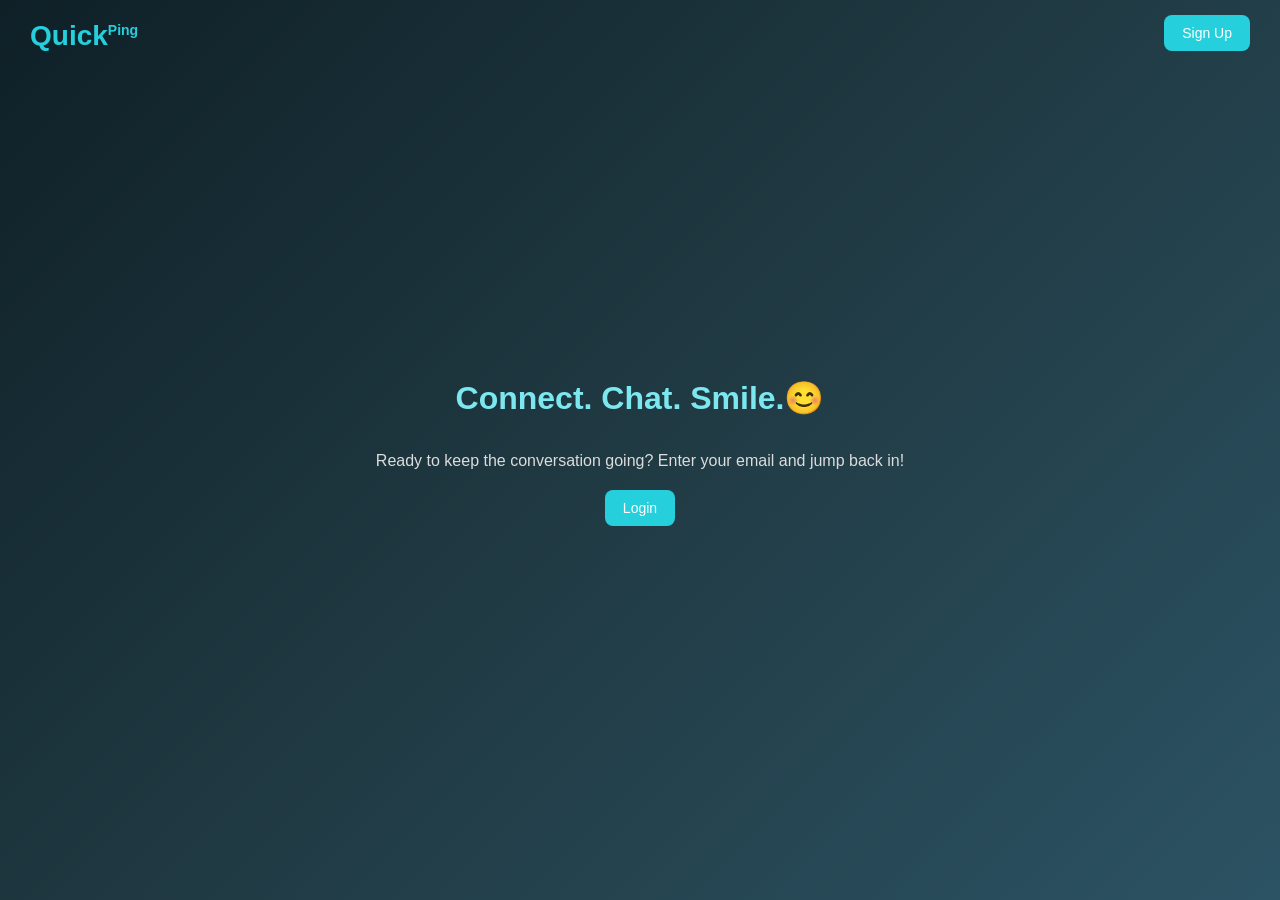
<file: .github/workflows/index.html>
<!DOCTYPE html>
<html lang="en">
<head>
    <meta charset="UTF-8">
    <meta name="viewport" content="width=device-width, initial-scale=1.0">
    <title>QuickPing</title>
    <link rel="stylesheet" href="style.css">
    <script src="script.js"></script>
    
</head>
<body>
    <h1 class="logo">Quick<sup>Ping</sup></h1>

    <div class="top-buttons">
    <a href="signup.html"><button>Sign Up</button></a>
</div>
    <h1>
        <span class="text">Connect. Chat. Smile.😊</span>
    </h1>
    <p>Ready to keep the conversation going? Enter your email and jump back in!</p>
    <a href="login.html">
    <button class="main-btn">Login</button>
</a>
</body>
</html>
</file>
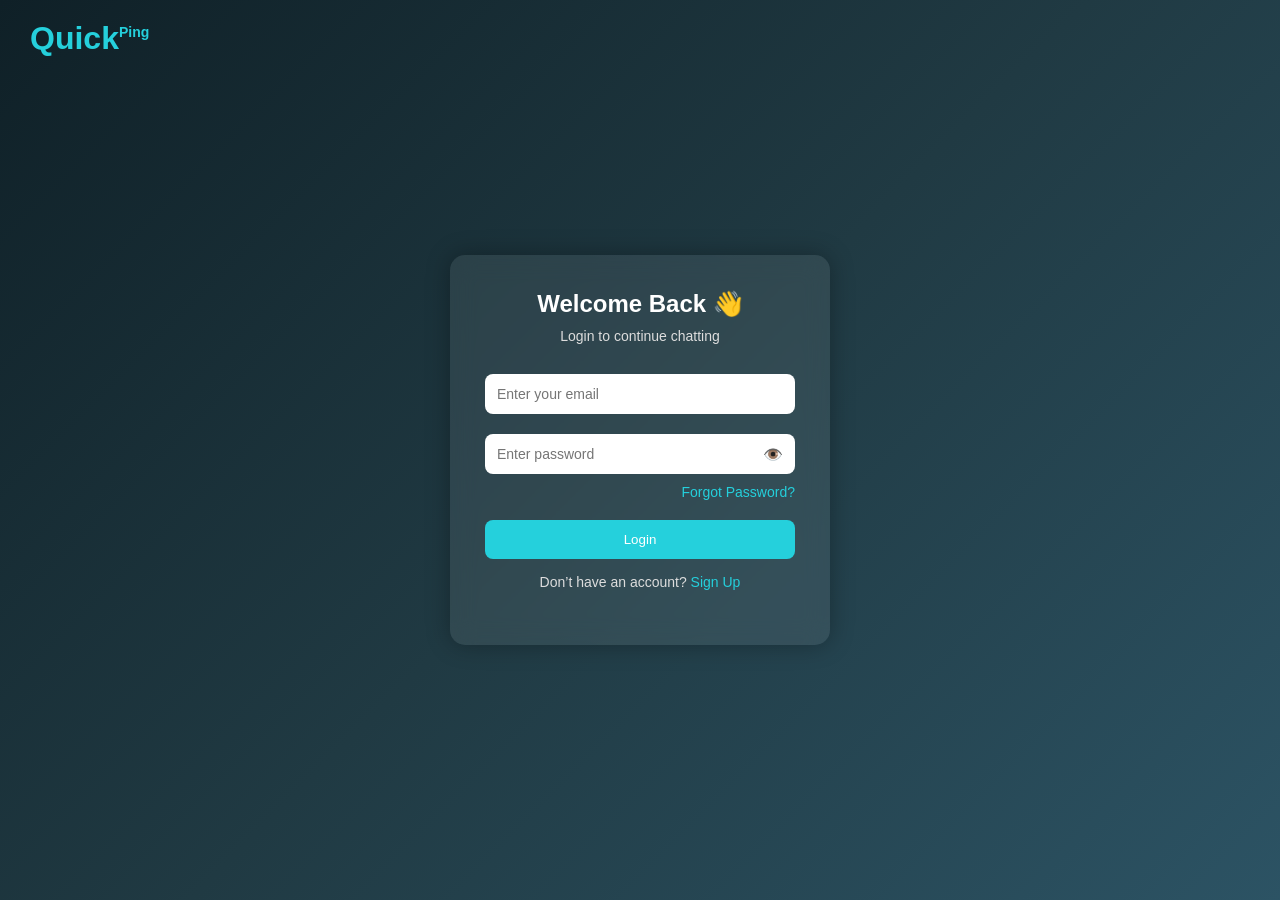
<file: .github/workflows/login.html>
<!DOCTYPE html>
<html lang="en">
<head>
    <meta charset="UTF-8">
    <title>Login - QuickPing</title>
    <link rel="stylesheet" href="login.css">
</head>
<body>

<!-- Logo -->
<h1 class="logo">Quick<sup>Ping</sup></h1>

<!-- Login Container -->
<div class="container">
    <h2>Welcome Back 👋</h2>
    <p>Login to continue chatting</p>

    <input type="email" id="email" placeholder="Enter your email">
    <div class="password-box">
    <input type="password" id="password" placeholder="Enter password">
    <span class="toggle-password">👁️</span>
</div>
    <p class="forgot">
    <a href="#">Forgot Password?</a>
</p>
    <button id="loginBtn">Login</button>

    <p class="signup-text">
        Don’t have an account? <a href="signup.html">Sign Up</a>
    </p>
</div>

<script src="login.js"></script>

</body>
</html>
</file>
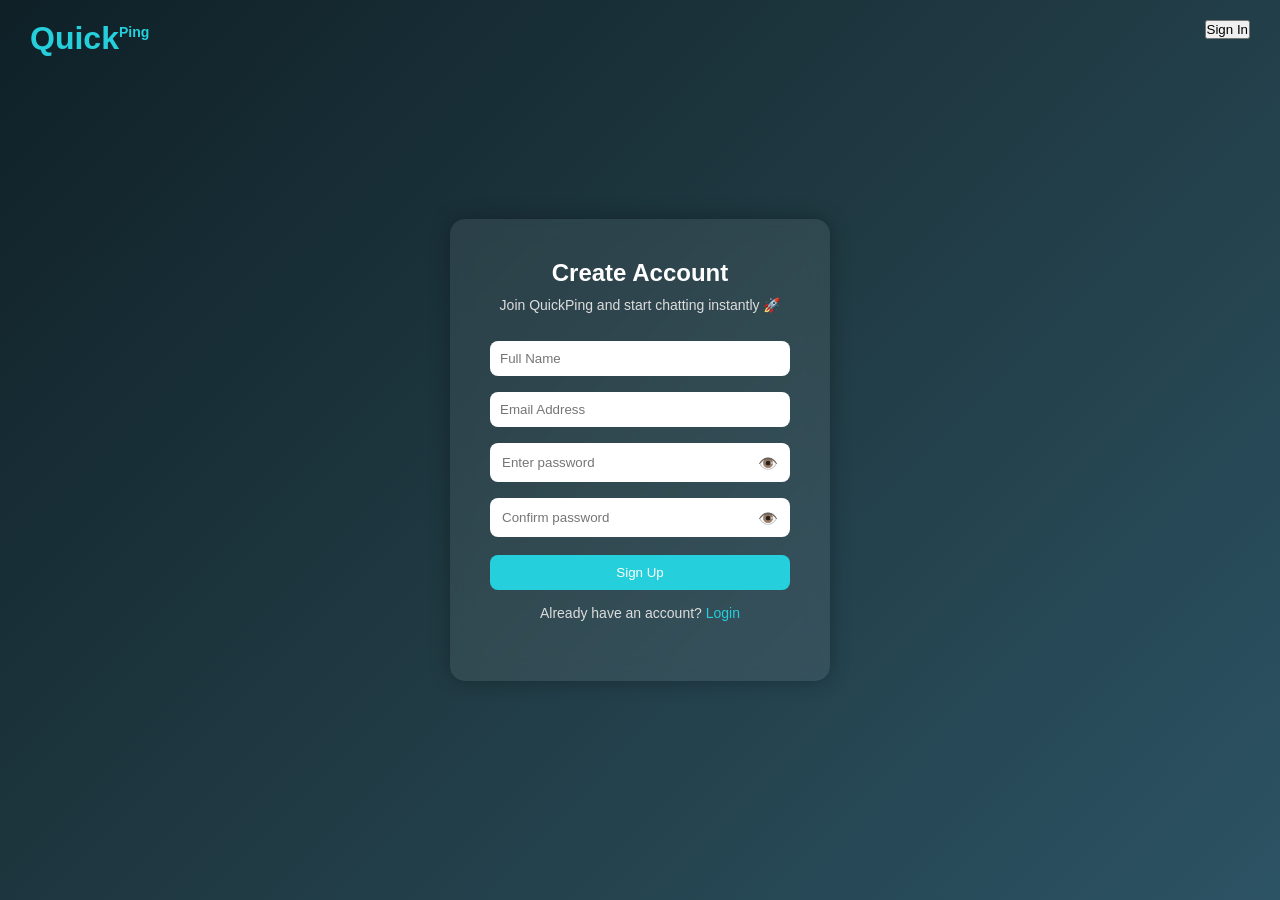
<file: .github/workflows/signup.html>
<!DOCTYPE html>
<html lang="en">
<head>
    <meta charset="UTF-8">
    <meta name="viewport" content="width=device-width, initial-scale=1.0">
    <title>QuickPing - Sign Up</title>
    <link rel="stylesheet" href="signup.css">
</head>
<body>

    <!-- Logo -->
    <h1 class="logo">Quick<sup>Ping</sup></h1>

    <!-- Sign In Button -->
    <button id="signin">Sign In</button>

    <!-- Signup Card -->
    <div class="container">
        <h2>Create Account</h2>
        <p>Join QuickPing and start chatting instantly 🚀</p>

        <input type="text" placeholder="Full Name">
        <input type="email" placeholder="Email Address">
        <div class="password-box">
    <input type="password" id="password" placeholder="Enter password">
    <span class="toggle-password">👁️</span>
</div>
        <div class="password-box">
    <input type="password" id="confirmPassword" placeholder="Confirm password">
    <span class="toggle-password">👁️</span>
</div>
        <button id="signup">Sign Up</button>

        <p class="login-text">
            Already have an account? <a href="login.html">Login</a>
        </p>
    </div>

</body>
</html>
</file>
<file: .github/workflows/style.css>
/* Reset */
* {
    margin: 0;
    padding: 0;
    box-sizing: border-box;
}

/* Body Styling */
body {
    font-family: 'Segoe UI', sans-serif;
    background: linear-gradient(135deg, #0f2027, #203a43, #2c5364);
    height: 100vh;
    display: flex;
    flex-direction: column;
    align-items: center;
    justify-content: center;
    color: white;
    text-align: center;
}
/* Logo at top-left */
.logo {
    position: absolute;
    top: 20px;
    left: 30px;
    font-size: 28px;
    color: #25d0dc;
}

/* Sup styling */
.logo sup {
    font-size: 14px;
}
/* Top Right Sign In */
#signin {
    position: absolute;
    top: 20px;
    right: 30px;
}

/* Logo / Title */
h1 {
    font-size: 40px;
    color: #25d0dc;
    margin-bottom: 10px;
}

h1 sup {
    font-size: 18px;
}

/* Tagline */
.text {
    display: block;
    font-size: 32px;
    font-weight: bold;
    color: #7ce7ef;
    margin: 5px 0;
}

/* Paragraph */
p {
    margin: 20px 0;
    font-size: 16px;
    color: #dcdcdc;
}

/* Input */
input {
    padding: 12px;
    border-radius: 8px;
    border: 1px solid #25d0dc;
    width: 260px;
    outline: none;
    margin-bottom: 15px;
    font-size: 14px;
}

/* Buttons */
button {
    background-color: #25d0dc;
    border: none;
    border-radius: 8px;
    padding: 10px 18px;
    color: white;
    font-size: 14px;
    cursor: pointer;
    transition: 0.3s;
}

/* Button Hover Effect */
button:hover {
    background-color: #1bb5bf;
    transform: scale(1.05);
}

/* Continue Button */
#continue {
    width: 260px;
}

/* Image */
img {
    margin-bottom: 15px;
}
.top-buttons {
    position: absolute;
    top: 15px;
    right: 30px;
}

.top-buttons button {
    margin-left: 10px;
}
</file>
<file: .github/workflows/login.css>
/* Reset */
* {
    margin: 0;
    padding: 0;
    box-sizing: border-box;
}

/* Body */
body {
    font-family: 'Segoe UI', sans-serif;
    background: linear-gradient(135deg, #0f2027, #203a43, #2c5364);
    height: 100vh;
    display: flex;
    justify-content: center;
    align-items: center;
    color: white;
}

/* Logo */
.logo {
    position: absolute;
    top: 20px;
    left: 30px;
    color: #25d0dc;
}

.logo sup {
    font-size: 14px;
}

/* Container */
.container {
    width: 380px;
    max-width: 90%;
    padding: 35px;
    border-radius: 15px;
    background: rgba(255, 255, 255, 0.08);
    backdrop-filter: blur(12px);
    text-align: center;
    box-shadow: 0 0 25px rgba(0,0,0,0.3);
}

/* Headings */
.container h2 {
    margin-bottom: 10px;
}

.container p {
    font-size: 14px;
    margin-bottom: 20px;
    color: #ddd;
}

/* Inputs */
input {
    width: 100%;
    padding: 12px;
    margin: 10px 0;
    border-radius: 8px;
    border: none;
    outline: none;
    font-size: 14px;
}

/* Button */
#loginBtn {
    width: 100%;
    padding: 12px;
    background: #25d0dc;
    border: none;
    border-radius: 8px;
    color: white;
    cursor: pointer;
    transition: 0.3s;
}

#loginBtn:hover {
    background: #1bb5bf;
}

/* Signup text */
.signup-text {
    margin-top: 15px;
    font-size: 13px;
}

.signup-text a {
    color: #25d0dc;
    text-decoration: none;
}
.forgot {
    text-align: right;
    font-size: 13px;
    margin-bottom: 10px;
}

.forgot a {
    color: #25d0dc;
    text-decoration: none;
}
.main-btn {
    margin-top: 20px;
    padding: 12px 30px;
    font-size: 16px;
    border-radius: 10px;
}
.password-box {
    position: relative;
    width: 100%;
}

.password-box input {
    width: 100%;
    padding: 12px;
    padding-right: 45px; /* space for eye */
    border-radius: 8px;
    border: none;
}

.toggle-password {
    position: absolute;
    right: 12px;
    top: 50%;
    transform: translateY(-50%);
    cursor: pointer;   /* ✅ pointer fix */
    font-size: 16px;
    user-select: none;
}
</file>
<file: .github/workflows/signup.css>
/* Reset */
* {
    margin: 0;
    padding: 0;
    box-sizing: border-box;
}

/* Body */
body {
    font-family: 'Segoe UI', sans-serif;
    background: linear-gradient(135deg, #0f2027, #203a43, #2c5364);
    height: 100vh;
    display: flex;
    align-items: center;
    justify-content: center;
    color: white;
}

/* Logo */
.logo {
    position: absolute;
    top: 20px;
    left: 30px;
    color: #25d0dc;
}

.logo sup {
    font-size: 14px;
}

/* Sign In Button */
#signin {
    position: absolute;
    top: 20px;
    right: 30px;
}

/* Container Card */
.container {
    background: rgba(255, 255, 255, 0.08);
    padding: 40px;
    border-radius: 15px;
    backdrop-filter: blur(10px);
    width: 380px;          /* increased */
    max-width: 90%;        /* responsive for small screens */
    text-align: center;
    box-shadow: 0 0 20px rgba(0,0,0,0.3);
}

/* Headings */
.container h2 {
    margin-bottom: 10px;
}

.container p {
    font-size: 14px;
    margin-bottom: 20px;
    color: #ddd;
}

/* Inputs */
input {
    width: 100%;
    padding: 10px;
    margin: 8px 0;
    border-radius: 8px;
    border: none;
    outline: none;
}

/* Signup Button */
#signup {
    width: 100%;
    margin-top: 10px;
    padding: 10px;
    background: #25d0dc;
    border: none;
    border-radius: 8px;
    color: white;
    cursor: pointer;
    transition: 0.3s;
}

#signup:hover {
    background: #1bb5bf;
}

/* Login Text */
.login-text {
    margin-top: 15px;
    font-size: 13px;
}

.login-text a {
    color: #25d0dc;
    text-decoration: none;
}
.password-box {
    position: relative;
    width: 100%;
}

.password-box input {
    width: 100%;
    padding: 12px;
    padding-right: 40px;
    border-radius: 8px;
    border: none;
}

.toggle-password {
    position: absolute;
    right: 12px;
    top: 50%;
    transform: translateY(-50%);
    cursor: pointer;
    font-size: 16px;
}
</file>
